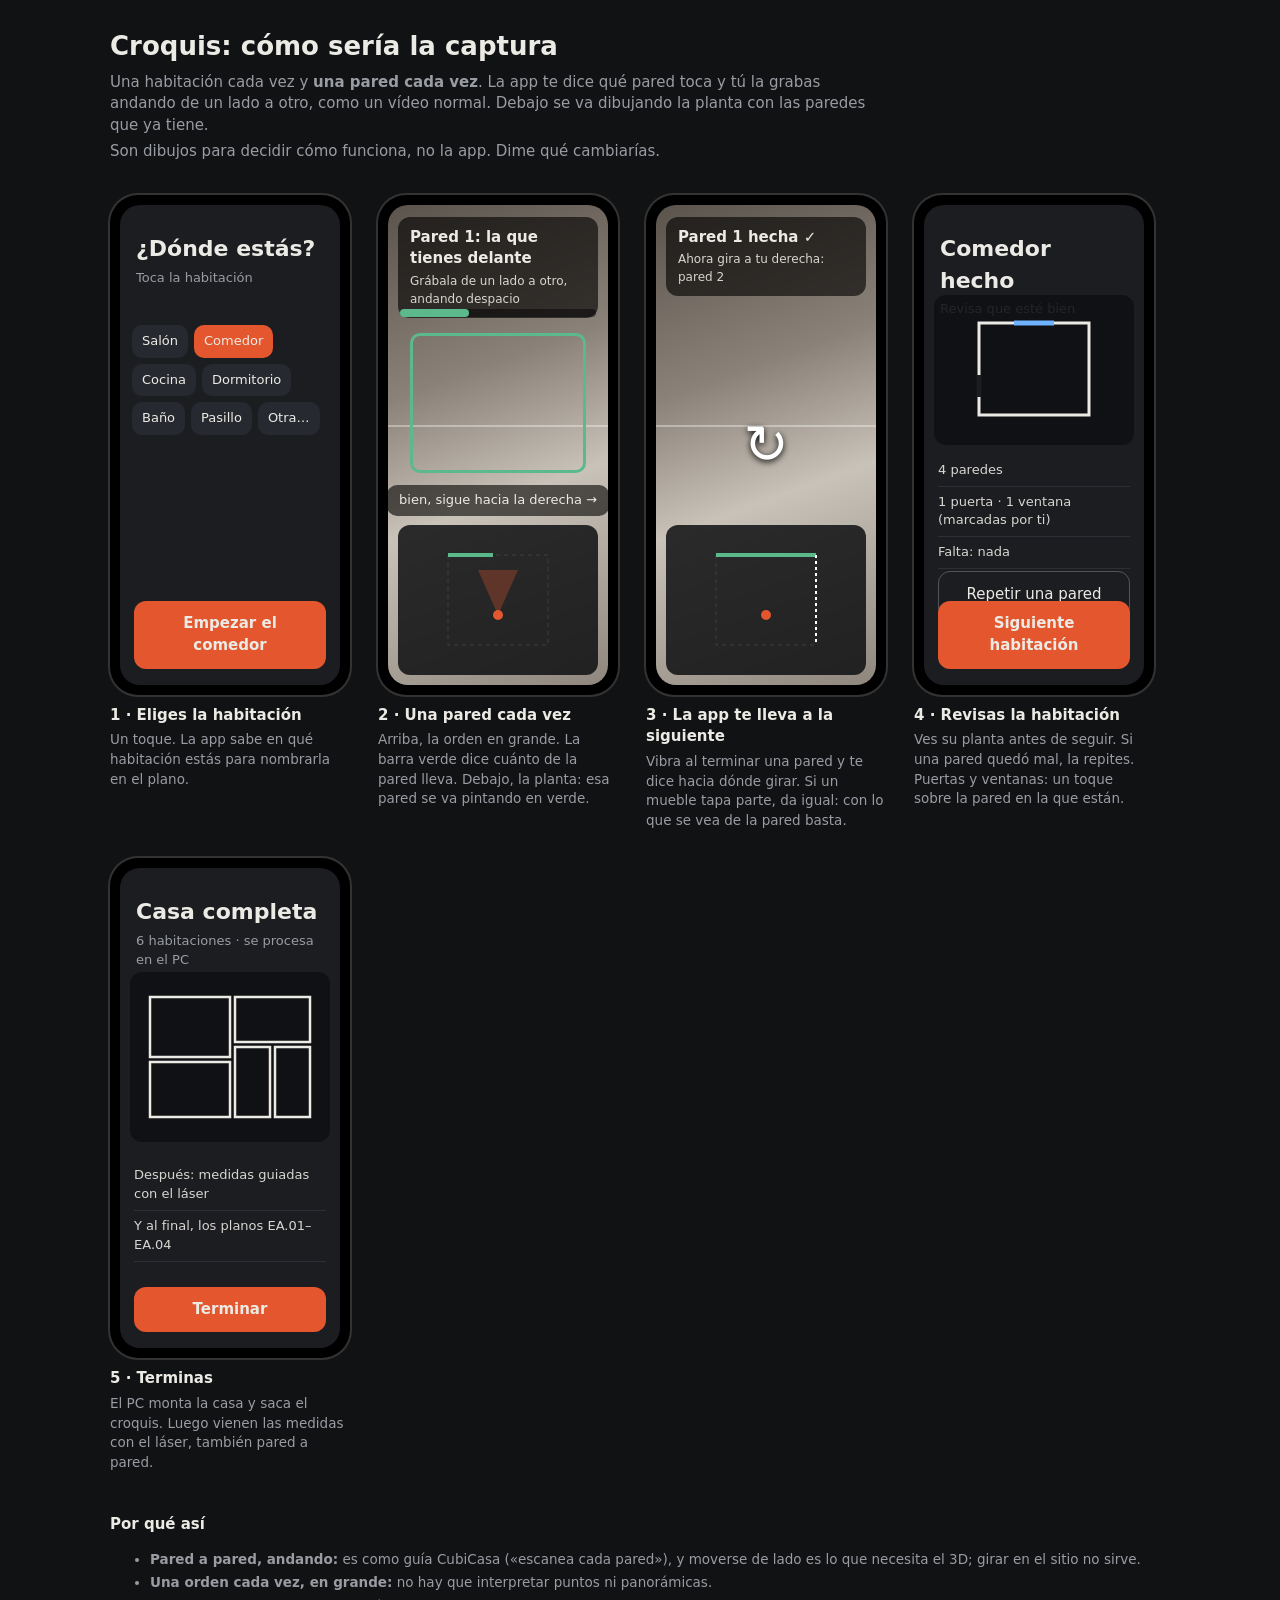
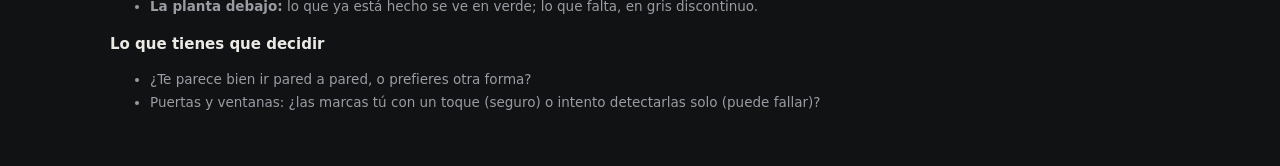
<file: docs/pantallas/captura.html>
<!doctype html>
<html lang="es">
<head>
<meta charset="utf-8">
<meta name="viewport" content="width=device-width, initial-scale=1">
<title>Croquis · pantallas de la captura</title>
<style>
  :root { --f: #1b1d21; --p: #26292f; --t: #eceae4; --s: #9a9ca3; --a: #e4572e; --ok: #5bb98c; --az: #6fb3ff; }
  * { box-sizing: border-box; }
  body { margin: 0; background: #111214; color: var(--t); font: 15px/1.45 system-ui, -apple-system, "Segoe UI", sans-serif; }
  header { max-width: 1100px; margin: 0 auto; padding: 28px 20px 8px; }
  h1 { margin: 0 0 6px; font-size: 26px; }
  header p { margin: 4px 0; color: var(--s); max-width: 760px; }
  .fila { max-width: 1100px; margin: 0 auto; padding: 20px; display: flex; flex-wrap: wrap; gap: 28px; }
  .paso { width: 240px; }
  .paso h2 { font-size: 15px; margin: 10px 0 4px; }
  .paso p { margin: 0; color: var(--s); font-size: 13.5px; }
  .movil { width: 240px; height: 500px; border-radius: 28px; background: #000; padding: 10px; box-shadow: 0 0 0 2px #333; }
  .pant { position: relative; width: 100%; height: 100%; border-radius: 20px; overflow: hidden; background: var(--f); }
  .camara { background: linear-gradient(160deg, #5b544c 0%, #8a8178 35%, #c9c2b8 60%, #8f877e 100%); }
  .camara::before { content: ""; position: absolute; left: 0; right: 0; top: 46%; height: 2px; background: rgba(255,255,255,.35); }
  .instr { position: absolute; left: 10px; right: 10px; top: 12px; padding: 10px 12px; border-radius: 12px;
    background: rgba(0,0,0,.62); font-size: 15px; font-weight: 600; }
  .instr small { display: block; font-weight: 400; color: #d8d6d0; font-size: 12px; margin-top: 3px; }
  .boton { position: absolute; left: 14px; right: 14px; bottom: 16px; padding: 12px; border-radius: 12px; text-align: center;
    background: var(--a); font-weight: 600; }
  .boton.sec { background: transparent; border: 1px solid #555; bottom: 66px; font-weight: 400; }
  .chips { position: absolute; left: 12px; right: 12px; top: 120px; display: flex; flex-wrap: wrap; gap: 6px; }
  .chips span { padding: 7px 10px; border-radius: 10px; background: var(--p); font-size: 13px; }
  .chips span.si { background: var(--a); }
  .titulo { position: absolute; left: 16px; right: 16px; top: 28px; font-size: 22px; font-weight: 700; }
  .titulo small { display: block; font-size: 13px; color: var(--s); font-weight: 400; margin-top: 4px; }
  .mini { position: absolute; left: 10px; right: 10px; bottom: 10px; height: 150px; border-radius: 12px; background: rgba(15,16,18,.85); }
  .mini svg { width: 100%; height: 100%; }
  .barra { position: absolute; left: 12px; right: 12px; top: 104px; height: 8px; border-radius: 4px; background: rgba(0,0,0,.45); }
  .barra i { display: block; height: 100%; width: 50%; border-radius: 4px; background: var(--ok); }
  .flecha { position: absolute; left: 50%; top: 50%; transform: translate(-50%, -50%); font-size: 54px; color: #fff; text-shadow: 0 2px 6px #000; }
  .marco { position: absolute; left: 22px; right: 22px; top: 128px; height: 140px; border: 3px solid var(--ok); border-radius: 10px; }
  .aviso { position: absolute; left: 50%; top: 280px; transform: translateX(-50%); padding: 6px 12px; border-radius: 10px; background: rgba(0,0,0,.6); font-size: 13px; white-space: nowrap; }
  .lista { position: absolute; left: 14px; right: 14px; top: 250px; font-size: 13px; color: #d8d6d0; }
  .lista div { padding: 6px 0; border-bottom: 1px solid #2c2f35; }
  .nota { max-width: 1100px; margin: 0 auto; padding: 4px 20px 40px; color: var(--s); font-size: 13.5px; }
  .nota h3 { color: var(--t); font-size: 15px; margin: 18px 0 6px; }
  .nota li { margin: 4px 0; }
</style>
</head>
<body>
<header>
  <h1>Croquis: cómo sería la captura</h1>
  <p>Una habitación cada vez y <b>una pared cada vez</b>. La app te dice qué pared toca y tú la grabas andando de un lado a otro, como un vídeo normal. Debajo se va dibujando la planta con las paredes que ya tiene.</p>
  <p>Son dibujos para decidir cómo funciona, no la app. Dime qué cambiarías.</p>
</header>

<div class="fila">
  <div class="paso">
    <div class="movil"><div class="pant">
      <div class="titulo">¿Dónde estás?<small>Toca la habitación</small></div>
      <div class="chips"><span>Salón</span><span class="si">Comedor</span><span>Cocina</span><span>Dormitorio</span><span>Baño</span><span>Pasillo</span><span>Otra…</span></div>
      <div class="boton">Empezar el comedor</div>
    </div></div>
    <h2>1 · Eliges la habitación</h2>
    <p>Un toque. La app sabe en qué habitación estás para nombrarla en el plano.</p>
  </div>

  <div class="paso">
    <div class="movil"><div class="pant camara">
      <div class="instr">Pared 1: la que tienes delante<small>Grábala de un lado a otro, andando despacio</small></div>
      <div class="barra"><i style="width:35%"></i></div>
      <div class="marco"></div>
      <div class="aviso">bien, sigue hacia la derecha →</div>
      <div class="mini"><svg viewBox="0 0 200 130"><rect x="50" y="20" width="100" height="90" fill="none" stroke="#3a3e46" stroke-dasharray="4 4"/><line x1="50" y1="20" x2="95" y2="20" stroke="#5bb98c" stroke-width="4"/><circle cx="100" cy="80" r="5" fill="#e4572e"/><path d="M100 80 L80 35 L120 35 Z" fill="rgba(228,87,46,.3)"/></svg></div>
    </div></div>
    <h2>2 · Una pared cada vez</h2>
    <p>Arriba, la orden en grande. La barra verde dice cuánto de la pared lleva. Debajo, la planta: esa pared se va pintando en verde.</p>
  </div>

  <div class="paso">
    <div class="movil"><div class="pant camara">
      <div class="instr">Pared 1 hecha ✓<small>Ahora gira a tu derecha: pared 2</small></div>
      <div class="flecha">↻</div>
      <div class="mini"><svg viewBox="0 0 200 130"><rect x="50" y="20" width="100" height="90" fill="none" stroke="#3a3e46" stroke-dasharray="4 4"/><line x1="50" y1="20" x2="150" y2="20" stroke="#5bb98c" stroke-width="4"/><line x1="150" y1="20" x2="150" y2="110" stroke="#fff" stroke-width="2" stroke-dasharray="3 3"/><circle cx="100" cy="80" r="5" fill="#e4572e"/></svg></div>
    </div></div>
    <h2>3 · La app te lleva a la siguiente</h2>
    <p>Vibra al terminar una pared y te dice hacia dónde girar. Si un mueble tapa parte, da igual: con lo que se vea de la pared basta.</p>
  </div>

  <div class="paso">
    <div class="movil"><div class="pant">
      <div class="titulo">Comedor hecho<small>Revisa que esté bien</small></div>
      <div class="mini" style="top:90px;bottom:auto;height:150px"><svg viewBox="0 0 200 130"><rect x="45" y="18" width="110" height="92" fill="none" stroke="#eceae4" stroke-width="3"/><line x1="45" y1="70" x2="45" y2="92" stroke="#1b1d21" stroke-width="5"/><line x1="80" y1="18" x2="120" y2="18" stroke="#6fb3ff" stroke-width="5"/></svg></div>
      <div class="lista"><div>4 paredes</div><div>1 puerta · 1 ventana (marcadas por ti)</div><div>Falta: nada</div></div>
      <div class="boton sec">Repetir una pared</div>
      <div class="boton">Siguiente habitación</div>
    </div></div>
    <h2>4 · Revisas la habitación</h2>
    <p>Ves su planta antes de seguir. Si una pared quedó mal, la repites. Puertas y ventanas: un toque sobre la pared en la que están.</p>
  </div>

  <div class="paso">
    <div class="movil"><div class="pant">
      <div class="titulo">Casa completa<small>6 habitaciones · se procesa en el PC</small></div>
      <div class="mini" style="top:104px;bottom:auto;height:170px"><svg viewBox="0 0 200 150"><rect x="20" y="15" width="80" height="60" fill="none" stroke="#eceae4" stroke-width="2.5"/><rect x="105" y="15" width="75" height="45" fill="none" stroke="#eceae4" stroke-width="2.5"/><rect x="20" y="80" width="80" height="55" fill="none" stroke="#eceae4" stroke-width="2.5"/><rect x="105" y="65" width="35" height="70" fill="none" stroke="#eceae4" stroke-width="2.5"/><rect x="145" y="65" width="35" height="70" fill="none" stroke="#eceae4" stroke-width="2.5"/></svg></div>
      <div class="lista" style="top:292px"><div>Después: medidas guiadas con el láser</div><div>Y al final, los planos EA.01–EA.04</div></div>
      <div class="boton">Terminar</div>
    </div></div>
    <h2>5 · Terminas</h2>
    <p>El PC monta la casa y saca el croquis. Luego vienen las medidas con el láser, también pared a pared.</p>
  </div>
</div>

<div class="nota">
  <h3>Por qué así</h3>
  <ul>
    <li><b>Pared a pared, andando:</b> es como guía CubiCasa («escanea cada pared»), y moverse de lado es lo que necesita el 3D; girar en el sitio no sirve.</li>
    <li><b>Una orden cada vez, en grande:</b> no hay que interpretar puntos ni panorámicas.</li>
    <li><b>La planta debajo:</b> lo que ya está hecho se ve en verde; lo que falta, en gris discontinuo.</li>
  </ul>
  <h3>Lo que tienes que decidir</h3>
  <ul>
    <li>¿Te parece bien ir pared a pared, o prefieres otra forma?</li>
    <li>Puertas y ventanas: ¿las marcas tú con un toque (seguro) o intento detectarlas solo (puede fallar)?</li>
  </ul>
</div>
</body>
</html>
</file>
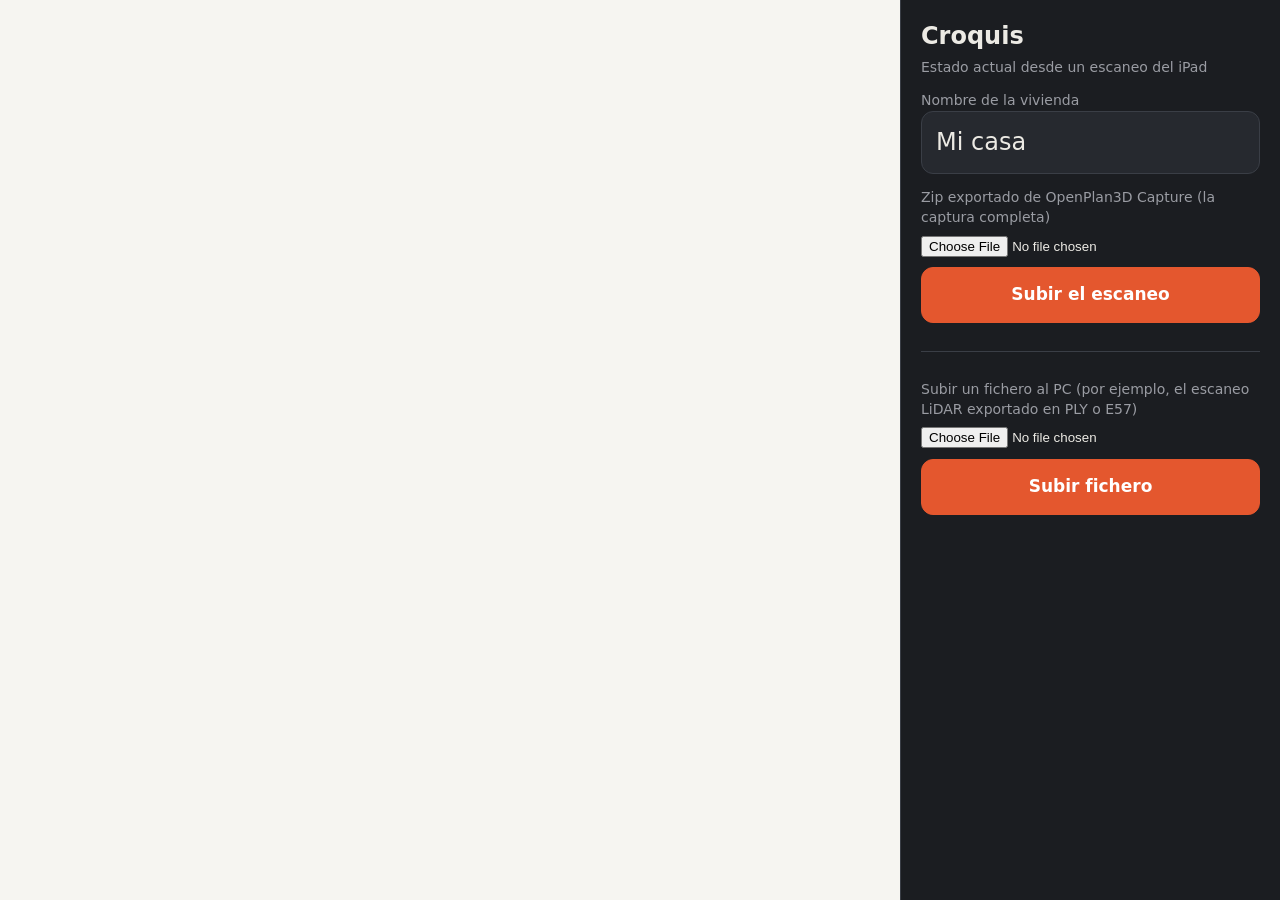
<file: prototipo/app/ipad.html>
<!doctype html>
<html lang="es">
<head>
<meta charset="utf-8">
<meta name="viewport" content="width=device-width, initial-scale=1, viewport-fit=cover">
<title>Croquis · iPad</title>
<style>
  :root { --f:#1b1d21; --p:#26292f; --t:#eceae4; --s:#9a9ca3; --a:#e4572e; --ok:#5bb98c; --b:#3a3e46; }
  * { box-sizing: border-box; -webkit-tap-highlight-color: transparent; }
  html, body { margin: 0; height: 100%; background: var(--f); color: var(--t); font: 17px/1.4 system-ui, -apple-system, sans-serif; }
  main { display: grid; grid-template-columns: 1fr 380px; height: 100%; }
  @media (orientation: portrait) { main { grid-template-columns: 1fr; grid-template-rows: 55% 45%; } }
  #plano { width: 100%; height: 100%; background: #f6f5f1; }
  aside { padding: 20px; overflow-y: auto; border-left: 1px solid var(--b); }
  h1 { font-size: 24px; margin: 0 0 4px; } .s { color: var(--s); font-size: 14px; }
  label { display: block; margin: 14px 0 6px; color: var(--s); font-size: 14px; }
  input[type=text], input[inputmode] { width: 100%; padding: 14px; font: inherit; font-size: 24px; color: var(--t);
    background: var(--p); border: 1px solid var(--b); border-radius: 12px; }
  button { width: 100%; padding: 15px; margin-top: 10px; font: inherit; color: var(--t); background: var(--p);
    border: 1px solid var(--b); border-radius: 12px; }
  button.a { background: var(--a); border-color: var(--a); color: #fff; font-weight: 600; }
  #tarea h2 { font-size: 21px; margin: 16px 0 4px; }
  #pdfs a { display: block; padding: 12px; margin: 6px 0; border-radius: 10px; background: var(--p); color: var(--t); text-decoration: none; }
  .barra { height: 8px; border-radius: 4px; background: var(--p); margin-top: 12px; } .barra i { display: block; height: 100%; border-radius: 4px; background: var(--ok); }
  #ocupado { position: fixed; inset: 0; display: grid; place-items: center; background: rgba(0,0,0,.6); font-size: 20px; }
  [hidden] { display: none !important; }
</style>
</head>
<body>
<main>
  <svg id="plano"></svg>
  <aside>
    <h1>Croquis</h1>
    <div class="s">Estado actual desde un escaneo del iPad</div>
    <section id="subir">
      <label>Nombre de la vivienda <input type="text" id="nombre" value="Mi casa"></label>
      <label>Zip exportado de OpenPlan3D Capture (la captura completa)</label>
      <input type="file" id="zip" accept=".zip">
      <button class="a" id="b-subir">Subir el escaneo</button>
      <p class="s" id="progreso"></p>
    </section>
    <section id="tarea" hidden>
      <div class="s" id="cuenta"></div>
      <div class="barra"><i id="avance" style="width:0"></i></div>
      <h2 id="t-texto"></h2>
      <p class="s" id="t-ayuda"></p>
      <div id="t-numero"><input inputmode="decimal" id="valor" placeholder="0,000"><button class="a" id="b-guardar">Guardar</button></div>
      <div id="t-opciones"></div>
      <button id="b-saltar">Saltar</button>
      <button id="b-planos">Sacar los planos</button>
      <div id="pdfs"></div>
    </section>
    <section style="margin-top:28px;border-top:1px solid #3a3e46;padding-top:14px">
      <label>Subir un fichero al PC (por ejemplo, el escaneo LiDAR exportado en PLY o E57)</label>
      <input type="file" id="fichero">
      <button class="a" id="b-fichero">Subir fichero</button>
      <p class="s" id="e-fichero"></p>
    </section>
  </aside>
</main>
<div id="ocupado" hidden><div id="ocupado-t">Calculando…</div></div>
<script>
'use strict';
const $ = (s) => document.querySelector(s);
let V = null; let i = 0;
async function api(ruta, cuerpo, texto) {
  $('#ocupado-t').textContent = texto || 'Calculando…'; $('#ocupado').hidden = false;
  try {
    const r = await fetch(ruta, { method: 'POST', headers: { 'Content-Type': 'application/json' }, body: JSON.stringify(cuerpo) });
    const j = await r.json(); if (j.error) throw new Error(j.error); return j;
  } finally { $('#ocupado').hidden = true; }
}
$('#b-subir').onclick = () => {
  const f = $('#zip').files[0]; if (!f) { alert('Elige el zip'); return; }
  const x = new XMLHttpRequest();
  x.open('POST', '/api/escaneo?nombre=' + encodeURIComponent($('#nombre').value.trim() || 'Mi casa'));
  x.upload.onprogress = (e) => { $('#progreso').textContent = `Subiendo… ${Math.round(e.loaded / e.total * 100)} %`; };
  x.onload = () => {
    const j = JSON.parse(x.responseText);
    if (j.error) { alert(j.error); return; }
    $('#progreso').textContent = ''; mostrar(j);
  };
  x.onerror = () => alert('No se pudo subir: ¿estás en el mismo wifi que el PC?');
  x.send(f);
};
function mostrar(v) {
  V = v; i = 0; $('#subir').hidden = true; $('#tarea').hidden = false; pintar();
}
function tarea() { return V.tareas.length ? V.tareas[i % V.tareas.length] : null; }
function pintar() {
  const t = tarea();
  $('#cuenta').textContent = `${V.hechas} de ${V.total} medidas`;
  $('#avance').style.width = (V.hechas / V.total * 100) + '%';
  if (!t) { $('#t-texto').textContent = 'Todas las medidas hechas'; $('#t-ayuda').textContent = 'Saca los planos.'; $('#t-numero').hidden = true; $('#t-opciones').innerHTML = ''; }
  else {
    $('#t-texto').textContent = t.texto; $('#t-ayuda').textContent = t.ayuda || '';
    $('#t-numero').hidden = t.tipo !== 'numero'; $('#valor').value = '';
    $('#t-opciones').innerHTML = '';
    if (t.tipo === 'opcion') t.opciones.forEach((o) => { const b = document.createElement('button'); b.textContent = o; b.onclick = () => responder(o); $('#t-opciones').appendChild(b); });
  }
  dibujar(t);
}
function dibujar(t) {
  const svg = $('#plano'); const W = svg.clientWidth; const H = svg.clientHeight;
  const todos = Object.values(V.estancias).flat();
  const xs = todos.map((p) => p[0]); const ys = todos.map((p) => p[1]);
  const x0 = Math.min(...xs) - 0.6; const x1 = Math.max(...xs) + 0.6; const y0 = Math.min(...ys) - 0.6; const y1 = Math.max(...ys) + 0.6;
  const e = Math.min(W / (x1 - x0), H / (y1 - y0));
  const ox = (W - e * (x1 - x0)) / 2; const oy = (H - e * (y1 - y0)) / 2;
  const P = (p) => `${ox + (p[0] - x0) * e},${oy + (y1 - p[1]) * e}`;
  let h = '';
  for (const [n, pol] of Object.entries(V.estancias)) {
    const act = t && t.estancia === n;
    h += `<polygon points="${pol.map(P).join(' ')}" fill="${act ? 'rgba(228,87,46,.12)' : '#fff'}"/>`;
    const cx = pol.reduce((s, p) => s + p[0], 0) / pol.length; const cy = pol.reduce((s, p) => s + p[1], 0) / pol.length;
    h += `<text x="${P([cx, cy]).split(',')[0]}" y="${P([cx, cy]).split(',')[1]}" font-size="12" text-anchor="middle" fill="${act ? '#b23a16' : '#666'}">${n}</text>`;
  }
  for (const pol of V.macizo) h += `<polygon points="${pol.map(P).join(' ')}" fill="#9a9a9a" stroke="#333" stroke-width="1"/>`;
  for (const p of V.puertas) h += `<line x1="${P(p[0]).split(',')[0]}" y1="${P(p[0]).split(',')[1]}" x2="${P(p[1]).split(',')[0]}" y2="${P(p[1]).split(',')[1]}" stroke="#2e9e6a" stroke-width="5"/>`;
  for (const v of V.ventanas) h += `<line x1="${P(v[0]).split(',')[0]}" y1="${P(v[0]).split(',')[1]}" x2="${P(v[1]).split(',')[0]}" y2="${P(v[1]).split(',')[1]}" stroke="#3b82f6" stroke-width="5"/>`;
  if (t && t.segmento) {
    const [a, b] = t.segmento;
    h += `<line x1="${P(a).split(',')[0]}" y1="${P(a).split(',')[1]}" x2="${P(b).split(',')[0]}" y2="${P(b).split(',')[1]}" stroke="#e4572e" stroke-width="5" marker-end="url(#f)" marker-start="url(#f)"/>`;
  }
  svg.innerHTML = `<defs><marker id="f" markerWidth="8" markerHeight="8" refX="4" refY="4" orient="auto"><circle cx="4" cy="4" r="3.5" fill="#e4572e"/></marker></defs>` + h;
}
async function responder(valor) {
  const t = tarea(); if (!t) return;
  try { V = await api('/api/medida', { id: V.id, tarea: t.id, valor }); i = 0; pintar(); } catch (e) { alert(e.message); }
}
$('#b-guardar').onclick = () => { const v = parseFloat($('#valor').value.replace(',', '.')); if (v > 0 && v < 50) responder(v); };
$('#valor').addEventListener('keydown', (e) => { if (e.key === 'Enter') $('#b-guardar').click(); });
$('#b-saltar').onclick = () => { i++; pintar(); };
$('#b-planos').onclick = async () => {
  try {
    const r = await api('/api/planos-ipad', { id: V.id }, 'Sacando los planos (un minuto)…');
    $('#pdfs').innerHTML = r.pdfs.map((u) => `<a href="${u}" target="_blank">${decodeURIComponent(u.split('/').pop())}</a>`).join('');
  } catch (e) { alert(e.message); }
};
window.addEventListener('resize', () => V && pintar());
$('#b-fichero').onclick = () => {
  const f = $('#fichero').files[0]; const e = $('#e-fichero');
  if (!f) { e.textContent = 'Toca «Elegir archivo» y busca el fichero en Archivos.'; return; }
  const x = new XMLHttpRequest();
  x.open('POST', '/api/fichero?nombre=' + encodeURIComponent(f.name));
  x.upload.onprogress = (ev) => { e.textContent = 'Subiendo… ' + Math.round(ev.loaded / ev.total * 100) + ' %'; };
  x.onload = () => { const j = JSON.parse(x.responseText); e.textContent = j.ok ? `Subido: ${j.fichero} (${Math.round(j.bytes / 1e6)} MB). Ya está en el PC.` : 'Error: ' + (j.error || ''); };
  x.onerror = () => { e.textContent = 'No se pudo subir: ¿mismo wifi que el PC?'; };
  x.send(f);
};
const previo = new URLSearchParams(location.search).get('id');
if (previo) fetch('/api/ipad?id=' + encodeURIComponent(previo)).then((r) => r.json()).then((j) => { if (!j.error) mostrar(j); });
</script>
</body>
</html>
</file>
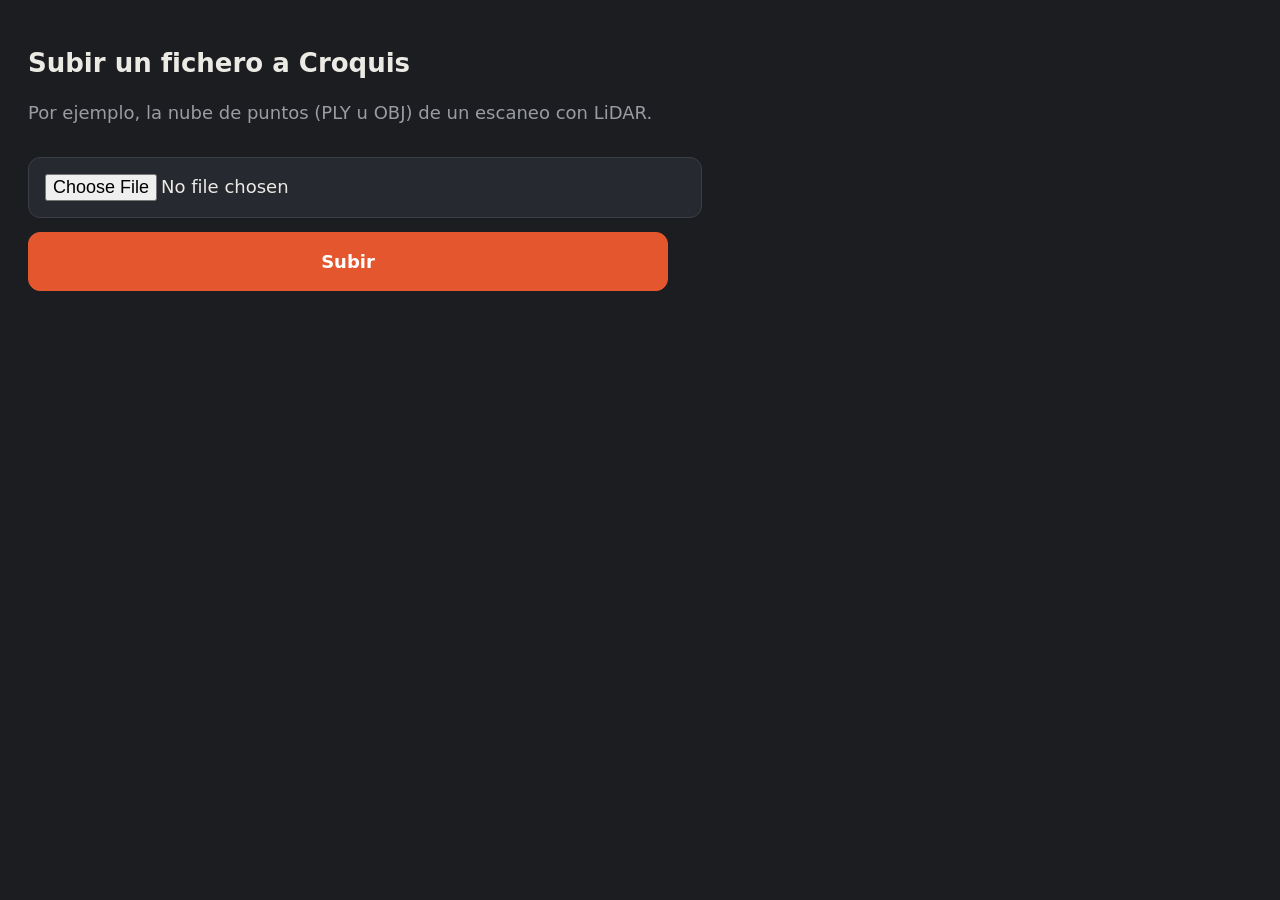
<file: prototipo/app/subir.html>
<!doctype html>
<html lang="es"><head><meta charset="utf-8"><meta name="viewport" content="width=device-width, initial-scale=1">
<title>Croquis · subir</title>
<style>body{margin:0;background:#1b1d21;color:#eceae4;font:18px/1.4 system-ui,-apple-system,sans-serif;padding:28px;max-width:640px}
h1{font-size:26px}input,button{font:inherit;width:100%;margin-top:14px;padding:16px;border-radius:12px;border:1px solid #3a3e46;background:#26292f;color:#eceae4}
button{background:#e4572e;border-color:#e4572e;color:#fff;font-weight:600}.s{color:#9a9ca3}</style></head>
<body><h1>Subir un fichero a Croquis</h1>
<p class="s">Por ejemplo, la nube de puntos (PLY u OBJ) de un escaneo con LiDAR.</p>
<input type="file" id="f"><button id="b">Subir</button><p id="e" class="s"></p>
<script>
document.getElementById('b').onclick = () => {
  const f = document.getElementById('f').files[0]; const e = document.getElementById('e');
  if (!f) { e.textContent = 'Elige un fichero.'; return; }
  const x = new XMLHttpRequest();
  x.open('POST', '/api/fichero?nombre=' + encodeURIComponent(f.name));
  x.upload.onprogress = (ev) => { e.textContent = 'Subiendo… ' + Math.round(ev.loaded / ev.total * 100) + ' %'; };
  x.onload = () => { const j = JSON.parse(x.responseText); e.textContent = j.ok ? 'Subido: ' + j.fichero + ' (' + Math.round(j.bytes / 1e6) + ' MB). Ya lo tengo en el PC.' : 'Error: ' + (j.error || ''); };
  x.onerror = () => { e.textContent = 'No se pudo subir: ¿estás en el mismo wifi que el PC?'; };
  x.send(f);
};
</script></body></html>
</file>
